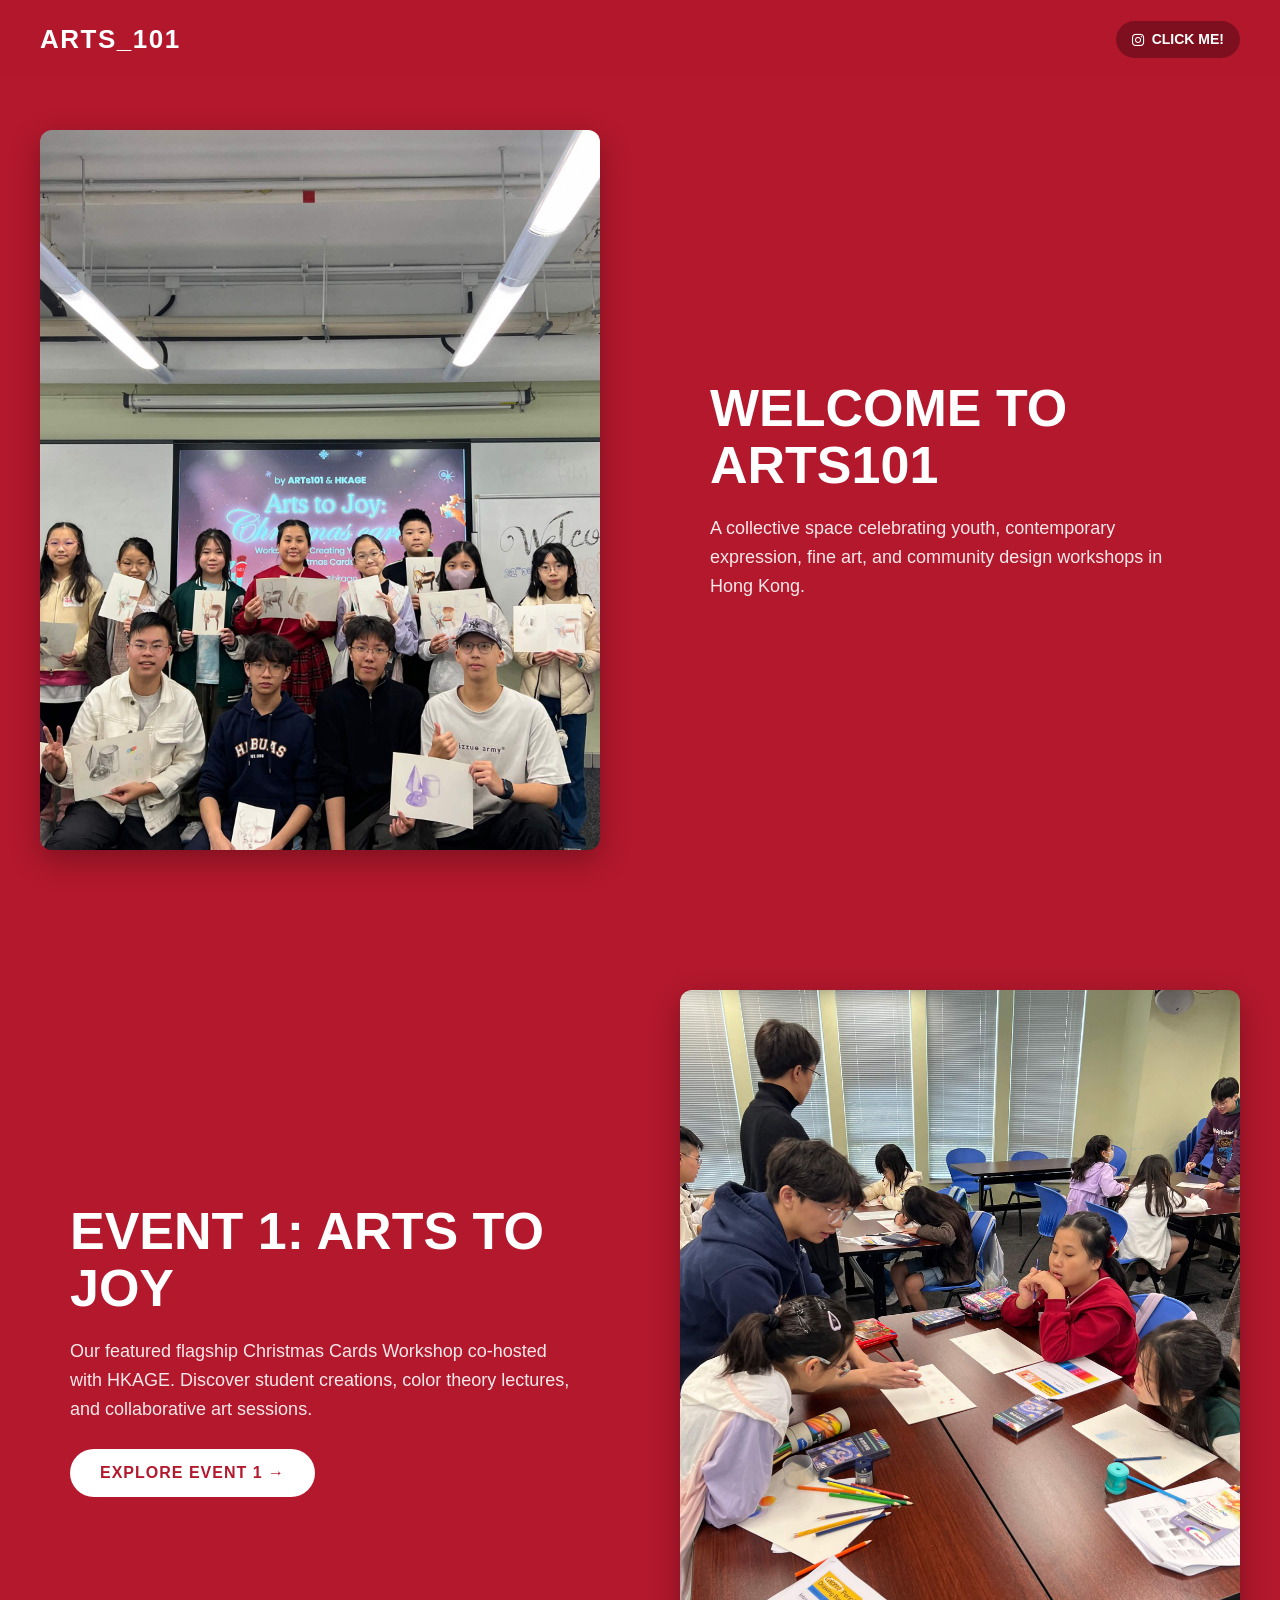
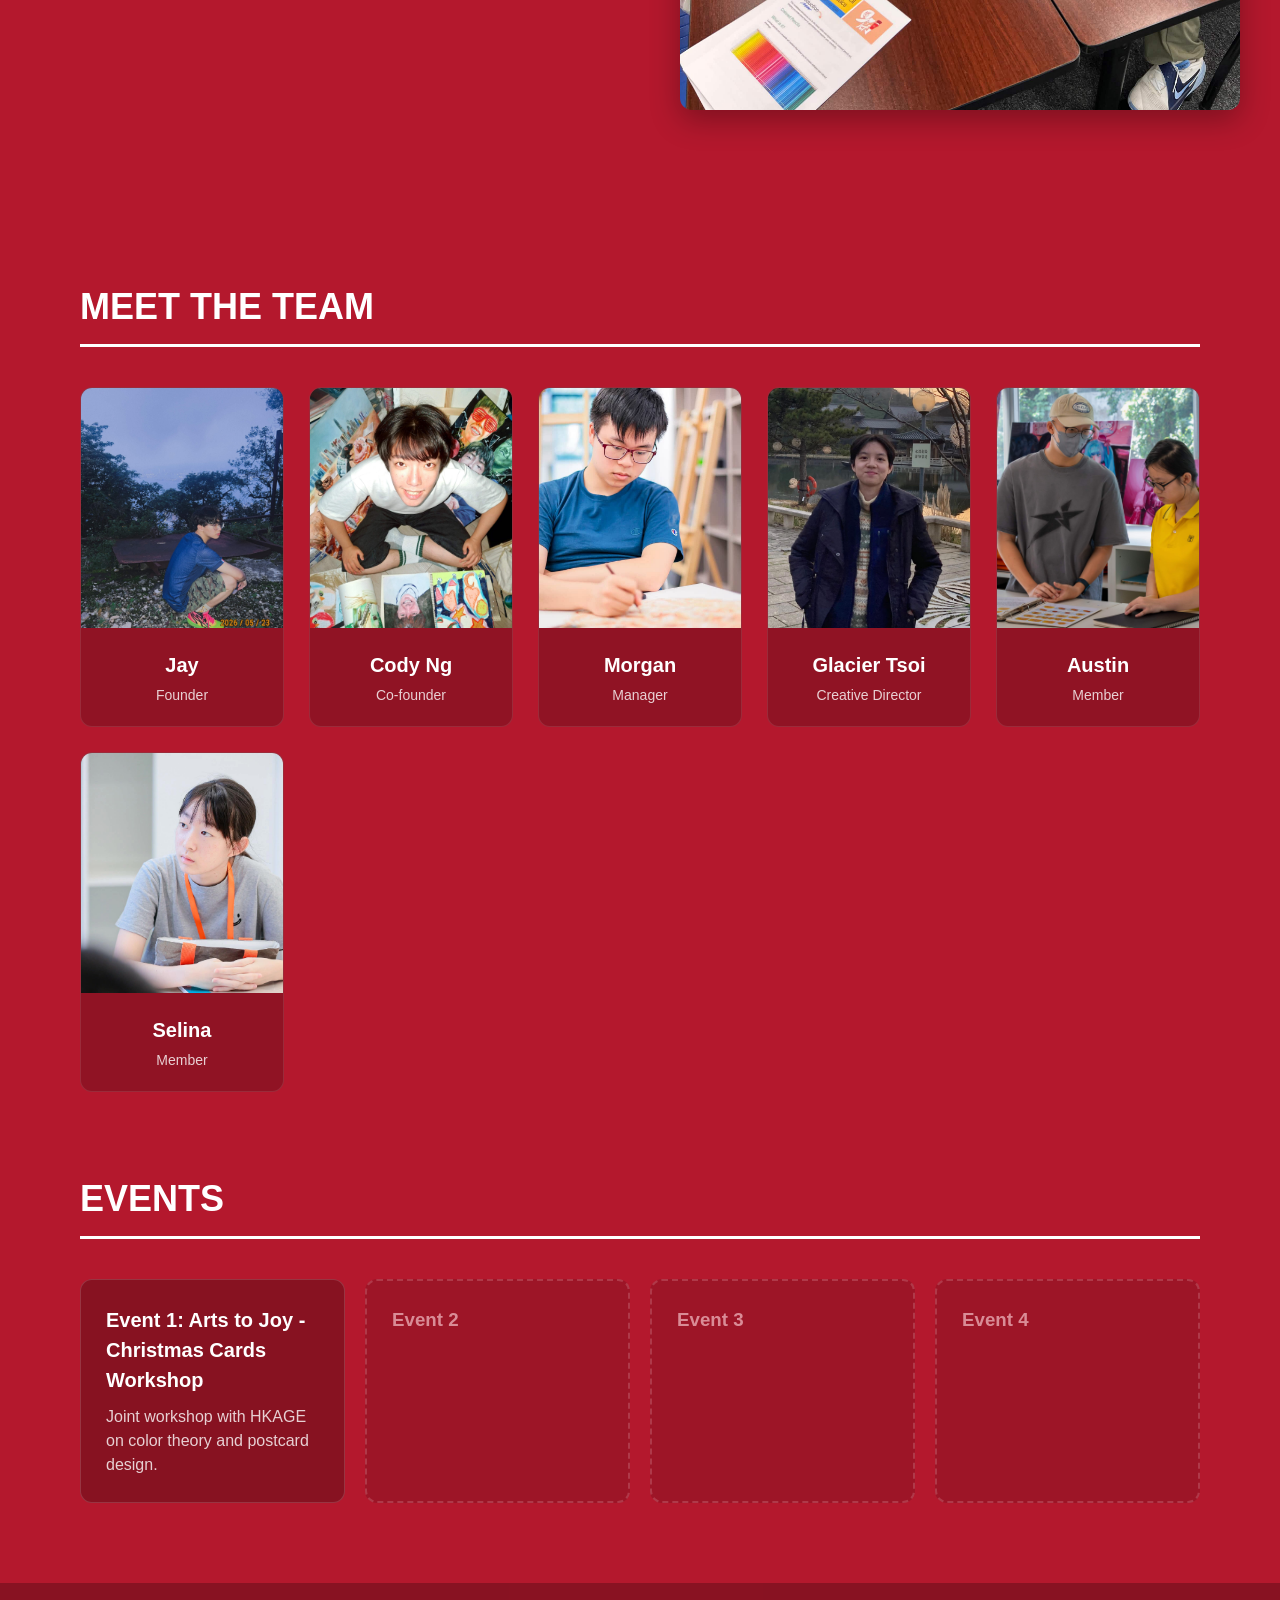
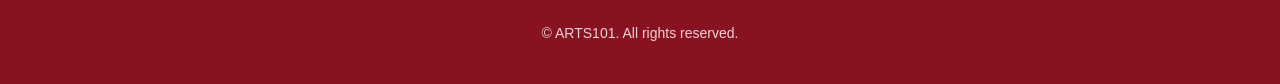
<file: index.html>
<!DOCTYPE html>
<html lang="en">
<head>
  <meta charset="UTF-8">
  <meta name="viewport" content="width=device-width, initial-scale=1.0">
  <title>ARTS101 - Home</title>
  <link rel="stylesheet" href="https://cdnjs.cloudflare.com/ajax/libs/font-awesome/6.4.0/css/all.min.css">
  
  <style>
    * { box-sizing: border-box; margin: 0; padding: 0; }
    body { font-family: 'Helvetica Neue', Arial, sans-serif; background-color: #B4182D; color: #fff; overflow-x: hidden; line-height: 1.5; }

    /* STICKY TOP NAVIGATION */
    header { position: fixed; top: 0; left: 0; width: 100%; display: flex; justify-content: space-between; align-items: center; padding: 20px 40px; z-index: 100; background: rgba(180, 24, 45, 0.95); backdrop-filter: blur(8px); }
    
    /* Fixed Brand Logo: Clean & Fully Visible */
    .brand-logo { font-size: 26px; font-weight: 900; letter-spacing: 1.5px; text-decoration: none; text-transform: uppercase; color: #ffffff; }

    /* Instagram Top-Right Button */
    .insta-link { display: flex; align-items: center; gap: 8px; color: #fff; text-decoration: none; font-weight: 700; font-size: 14px; text-transform: uppercase; background: rgba(0,0,0,0.3); padding: 8px 16px; border-radius: 20px; transition: all 0.3s ease; }
    .insta-link:hover { background: #fff; color: #B4182D; }

    /* HERO SPLIT SECTION 1 (Image Left, Red Right) */
    .hero-split, .hero-split-reverse { display: flex; min-height: 100vh; width: 100vw; }
    .hero-split { padding-top: 80px; }
    .split-left, .split-right { flex: 1; display: flex; flex-direction: column; justify-content: center; align-items: center; padding: 40px; }

    .split-image { background: url('event1_arts101.jpg') center/cover no-repeat; width: 100%; height: 80vh; border-radius: 12px; box-shadow: 0 10px 30px rgba(0,0,0,0.3); min-height: 350px; }
    .split-image-2 { background: url('event2_arts101.jpg') center/cover no-repeat; width: 100%; height: 80vh; border-radius: 12px; box-shadow: 0 10px 30px rgba(0,0,0,0.3); min-height: 350px; }

    .hero-text { text-align: left; max-width: 500px; }
    .hero-text h1 { font-size: 52px; line-height: 1.1; margin-bottom: 20px; text-transform: uppercase; font-weight: 900; }
    .hero-text p { font-size: 18px; opacity: 0.9; line-height: 1.6; }

    .btn-event { display: inline-block; margin-top: 25px; padding: 12px 30px; background: #fff; color: #B4182D; text-decoration: none; font-weight: 800; border-radius: 30px; text-transform: uppercase; letter-spacing: 1px; transition: transform 0.2s ease; }
    .btn-event:hover { transform: scale(1.05); }

    /* CONTENT CONTAINERS */
    .section-container { max-width: 1200px; margin: 80px auto; padding: 0 40px; }
    .section-title { font-size: 36px; text-transform: uppercase; margin-bottom: 40px; border-bottom: 3px solid #fff; padding-bottom: 10px; font-weight: 900; }

    /* TEAM CARDS GRID */
    .team-grid { display: grid; grid-template-columns: repeat(auto-fit, minmax(200px, 1fr)); gap: 25px; }
    .team-card { background: rgba(0, 0, 0, 0.2); border-radius: 12px; overflow: hidden; text-align: center; text-decoration: none; color: #fff; transition: transform 0.3s ease; padding-bottom: 20px; border: 1px solid rgba(255,255,255,0.1); }
    .team-card:hover { transform: translateY(-8px); background: rgba(0, 0, 0, 0.4); }
    .team-card img { width: 100%; height: 240px; object-fit: cover; }
    .team-card h3 { margin: 15px 0 5px; font-size: 20px; }
    .team-card p { opacity: 0.8; font-size: 14px; }

    /* EVENTS GRID */
    .events-grid { display: grid; grid-template-columns: repeat(auto-fit, minmax(250px, 1fr)); gap: 20px; }
    .event-card { background: rgba(0, 0, 0, 0.25); padding: 25px; border-radius: 12px; border: 1px solid rgba(255,255,255,0.15); }
    .event-card a { color: #fff; text-decoration: none; font-size: 20px; font-weight: bold; }
    .event-card.upcoming { opacity: 0.5; border: 2px dashed rgba(255,255,255,0.3); }

    footer { text-align: center; padding: 40px; background: rgba(0, 0, 0, 0.3); opacity: 0.8; font-size: 14px; }

    @media (max-width: 768px) {
      .hero-split, .hero-split-reverse { flex-direction: column; }
      .hero-split-reverse { flex-direction: column-reverse; }
    }
  </style>
</head>
<body>

  <!-- STICKY NAVBAR -->
  <header>
    <a href="index.html" class="brand-logo">Arts_101</a>
    <a href="https://www.instagram.com/arts101hk?utm_source=ig_web_button_share_sheet&igsh=ZDNlZDc0MzIxNw==" target="_blank" class="insta-link">
      <i class="fa-brands fa-instagram"></i> click me!
    </a>
  </header>

  <!-- SECTION 1: EVENT IMAGE LEFT, WELCOME TEXT RIGHT -->
  <section class="hero-split">
    <div class="split-left">
      <div class="split-image"></div>
    </div>
    <div class="split-right">
      <div class="hero-text">
        <h1>Welcome to ARTS101</h1>
        <p>A collective space celebrating youth, contemporary expression, fine art, and community design workshops in Hong Kong.</p>
      </div>
    </div>
  </section>

  <!-- SECTION 2: EVENT 1 TEXT LEFT, EVENT IMAGE RIGHT -->
  <section class="hero-split-reverse">
    <div class="split-left">
      <div class="hero-text">
        <h1>Event 1: Arts to Joy</h1>
        <p>Our featured flagship Christmas Cards Workshop co-hosted with HKAGE. Discover student creations, color theory lectures, and collaborative art sessions.</p>
        <a href="event1.html" class="btn-event">Explore Event 1 &rarr;</a>
      </div>
    </div>
    <div class="split-right">
      <div class="split-image-2"></div>
    </div>
  </section>

  <!-- MEET THE TEAM SECTION (Clicking any member opens their artwork gallery) -->
  <section class="section-container" id="team">
    <h2 class="section-title">Meet the Team</h2>
    <div class="team-grid">
      <a href="profile-jay.html" class="team-card"><img src="Jay_profile.jpg" alt="Jay"><h3>Jay</h3><p>Founder</p></a>
      <a href="profile-cody.html" class="team-card"><img src="Cody_profile.jpg" alt="Cody Ng"><h3>Cody Ng</h3><p>Co-founder</p></a>
      <a href="profile-morgan.html" class="team-card"><img src="Morgan_profile.jpg" alt="Morgan"><h3>Morgan</h3><p>Manager</p></a>
      <a href="profile-glacier.html" class="team-card"><img src="Glacier_profile.jpg" alt="Glacier Tsoi"><h3>Glacier Tsoi</h3><p>Creative Director</p></a>
      <a href="profile-austin.html" class="team-card"><img src="Austin_profile.jpg" alt="Austin"><h3>Austin</h3><p>Member</p></a>
      <a href="profile-selina.html" class="team-card"><img src="Selina_profile.jpg" alt="Selina"><h3>Selina</h3><p>Member</p></a>
    </div>
  </section>

  <!-- EVENTS SECTION -->
  <section class="section-container" id="events">
    <h2 class="section-title">Events</h2>
    <div class="events-grid">
      <div class="event-card">
        <a href="event1.html">Event 1: Arts to Joy - Christmas Cards Workshop</a>
        <p style="margin-top: 10px; opacity:0.8;">Joint workshop with HKAGE on color theory and postcard design.</p>
      </div>
      <div class="event-card upcoming"><h3>Event 2</h3></div>
      <div class="event-card upcoming"><h3>Event 3</h3></div>
      <div class="event-card upcoming"><h3>Event 4</h3></div>
    </div>
  </section>

  <footer>
    <p>&copy; ARTS101. All rights reserved.</p>
  </footer>

</body>
</html>
</file>
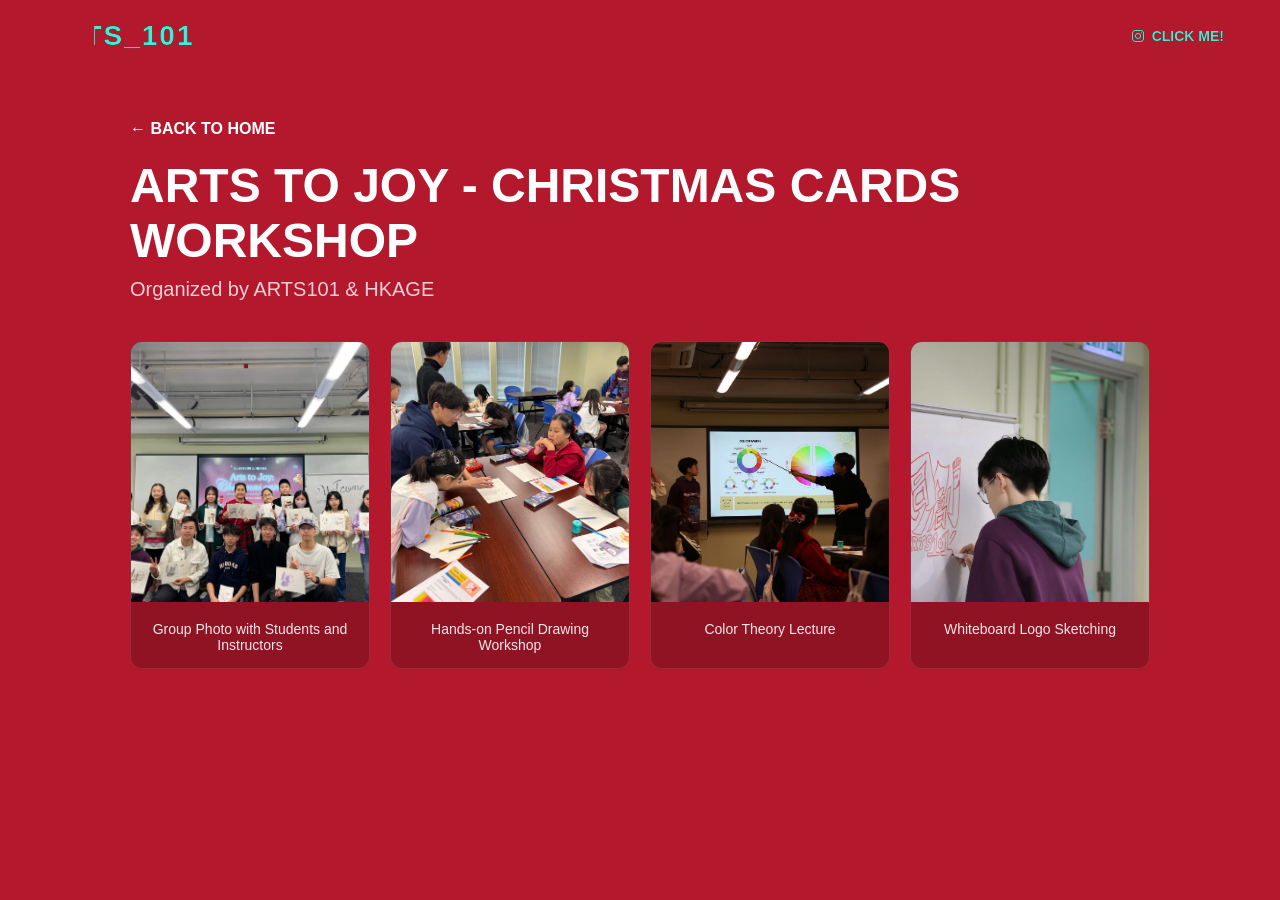
<file: event1.html>
<!DOCTYPE html>
<html lang="en">
<head>
  <meta charset="UTF-8">
  <meta name="viewport" content="width=device-width, initial-scale=1.0">
  <title>Event 1 - ARTS101</title>
  <link rel="stylesheet" href="https://cdnjs.cloudflare.com/ajax/libs/font-awesome/6.4.0/css/all.min.css">
  <style>
    * { box-sizing: border-box; margin: 0; padding: 0; }
    body { font-family: 'Helvetica Neue', Arial, sans-serif; background-color: #B4182D; color: #fff; }

    header { position: fixed; top: 0; left: 0; width: 100%; display: flex; justify-content: space-between; align-items: center; padding: 20px 40px; z-index: 100; mix-blend-mode: difference; }
    .brand-logo { position: relative; font-size: 28px; font-weight: 900; letter-spacing: 2px; text-decoration: none; text-transform: uppercase; }
    .brand-logo .base-text { color: #000; }
    .brand-logo .overlay-text { position: absolute; top: 0; left: 0; color: #fff; clip-path: inset(0 0 0 35%); }

    .insta-link { display: flex; align-items: center; gap: 8px; color: #fff; text-decoration: none; font-weight: 700; font-size: 14px; text-transform: uppercase; background: rgba(0,0,0,0.3); padding: 8px 16px; border-radius: 20px; transition: background 0.3s; }
    .insta-link:hover { background: #fff; color: #B4182D; }

    .container { max-width: 1100px; margin: 120px auto 60px; padding: 0 40px; }
    .back-btn { display: inline-block; color: #fff; text-decoration: none; font-weight: bold; margin-bottom: 20px; text-transform: uppercase; }
    h1 { font-size: 48px; font-weight: 900; margin-bottom: 10px; text-transform: uppercase; }
    p.subtitle { font-size: 20px; opacity: 0.8; margin-bottom: 40px; }

    .event-photos { display: grid; grid-template-columns: repeat(auto-fit, minmax(240px, 1fr)); gap: 20px; }
    .photo-card { background: rgba(0,0,0,0.2); border-radius: 12px; overflow: hidden; border: 1px solid rgba(255,255,255,0.1); }
    .photo-card img { width: 100%; height: 260px; object-fit: cover; }
    .photo-card p { padding: 15px; text-align: center; font-size: 14px; opacity: 0.9; }
  </style>
</head>
<body>

  <header>
    <a href="index.html" class="brand-logo">
      <span class="base-text">Arts_101</span>
      <span class="overlay-text">Arts_101</span>
    </a>
    <a href="https://www.instagram.com/arts101hk?utm_source=ig_web_button_share_sheet&igsh=ZDNlZDc0MzIxNw==" target="_blank" class="insta-link">
      <i class="fa-brands fa-instagram"></i> click me!
    </a>
  </header>

  <div class="container">
    <a href="index.html" class="back-btn">&larr; Back to Home</a>
    <h1>Arts to Joy - Christmas Cards Workshop</h1>
    <p class="subtitle">Organized by ARTS101 & HKAGE</p>

    <div class="event-photos">
      <div class="photo-card"><img src="event1_arts101.jpg" alt="Event 1"><p>Group Photo with Students and Instructors</p></div>
      <div class="photo-card"><img src="event2_arts101.jpg" alt="Event 2"><p>Hands-on Pencil Drawing Workshop</p></div>
      <div class="photo-card"><img src="event3_arts101.jpg" alt="Event 3"><p>Color Theory Lecture</p></div>
      <div class="photo-card"><img src="event4_arts101.jpg" alt="Event 4"><p>Whiteboard Logo Sketching</p></div>
    </div>
  </div>

</body>
</html>
</file>
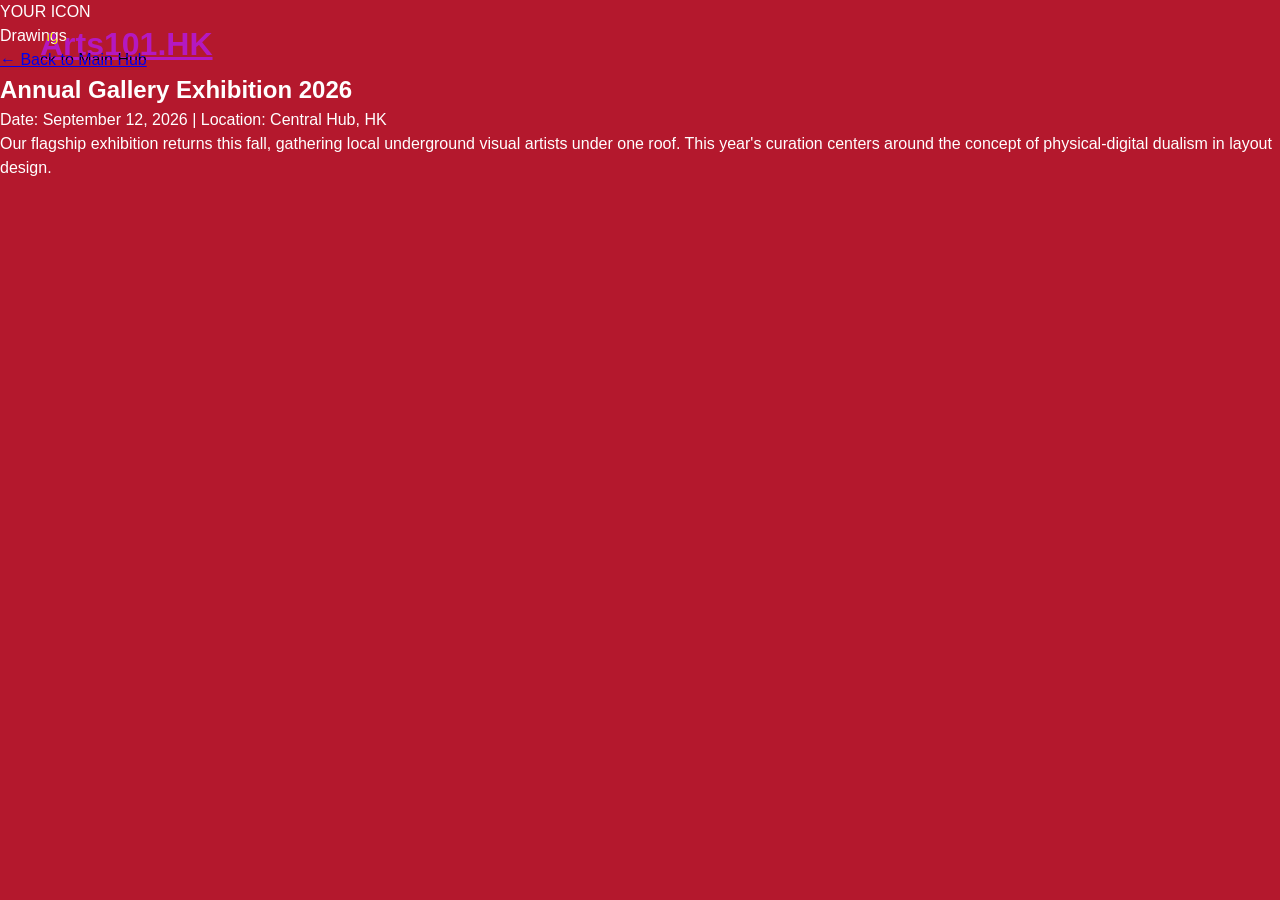
<file: event2.html>
<!DOCTYPE html>
<html lang="en">
<head>
    <meta charset="UTF-8">
    <meta name="viewport" content="width=device-width, initial-scale=1.0">
    <title>Exhibition - Arts101.HK</title>
    <link href="https://fonts.googleapis.com/css2?family=Inter:wght@400;600;800&display=swap" rel="stylesheet">
    <link rel="stylesheet" href="style.css">
</head>
<body>

    <div class="container">
        <aside class="sidebar">
            <div class="personal-icon-box"><span class="placeholder-text">YOUR ICON</span></div>
            <div class="card art-scroller-box">
                <div class="sidebar-title">Drawings</div>
                <div class="art-track-container"><div class="art-track" id="artTrack"></div></div>
            </div>
        </aside>

        <main class="main-content">
            <header class="header-section"><h1 class="main-title"><a href="index.html">Arts101.HK</a></h1></header>
            <div class="back-btn-container"><a href="index.html" class="back-link">← Back to Main Hub</a></div>

            <section class="card">
                <h2 class="detail-title">Annual Gallery Exhibition 2026</h2>
                <div class="detail-meta">Date: September 12, 2026 | Location: Central Hub, HK</div>
                <div class="detail-body">
                    <p>Our flagship exhibition returns this fall, gathering local underground visual artists under one roof. This year's curation centers around the concept of physical-digital dualism in layout design.</p>
                </div>
            </section>
        </main>
    </div>
    <script src="script.js"></script>
</body>
</html>
</file>
<file: style.css>
/* ==========================================================================
   GLOBAL & RESET STYLES
   ========================================================================== */
   * {
    box-sizing: border-box;
    margin: 0;
    padding: 0;
  }
  
  body {
    font-family: 'Helvetica Neue', Arial, sans-serif;
    background-color: #B4182D; /* Brand Red Background */
    color: #ffffff;
    overflow-x: hidden;
    line-height: 1.5;
  }
  
  /* ==========================================================================
     STICKY NAVBAR (Active across all pages)
     ========================================================================== */
  header {
    position: fixed;
    top: 0;
    left: 0;
    width: 100%;
    display: flex;
    justify-content: space-between;
    align-items: center;
    padding: 20px 40px;
    z-index: 100;
    mix-blend-mode: difference;
  }
  
  /* Brand Logo: Black text under white overlay */
  .brand-logo {
    position: relative;
    font-size: 28px;
    font-weight: 900;
    letter-spacing: 2px;
    text-decoration: none;
    text-transform: uppercase;
    display: inline-block;
  }
  
  .brand-logo .base-text {
    color: #000000;
  }
  
  .brand-logo .overlay-text {
    position: absolute;
    top: 0;
    left: 0;
    color: #ffffff;
    clip-path: inset(0 0 0 35%);
  }
  
  /* Instagram Floating Link */
  .insta-link {
    display: flex;
    align-items: center;
    gap: 8px;
    color: #ffffff;
    text-decoration: none;
    font-weight: 700;
    font-size: 14px;
    text-transform: uppercase;
    background: rgba(0, 0, 0, 0.3);
    padding: 8px 16px;
    border-radius: 20px;
    transition: all 0.3s ease;
  }
  
  .insta-link:hover {
    background: #ffffff;
    color: #B4182D;
  }
  
  /* ==========================================================================
     HERO / SPLIT LAYOUT SECTIONS (index.html)
     ========================================================================== */
  .hero-split,
  .hero-split-reverse {
    display: flex;
    min-height: 100vh;
    width: 100vw;
  }
  
  .hero-split {
    padding-top: 80px;
  }
  
  .split-left,
  .split-right {
    flex: 1;
    display: flex;
    flex-direction: column;
    justify-content: center;
    align-items: center;
    padding: 40px;
  }
  
  /* Event Images inside Split Containers */
  .split-image {
    background: url('event1_arts101.jpg') center/cover no-repeat;
    width: 100%;
    height: 100%;
    border-radius: 12px;
    box-shadow: 0 10px 30px rgba(0, 0, 0, 0.3);
  }
  
  .split-image-2 {
    background: url('event2_arts101.jpg') center/cover no-repeat;
    width: 100%;
    height: 100%;
    border-radius: 12px;
    box-shadow: 0 10px 30px rgba(0, 0, 0, 0.3);
  }
  
  .hero-text {
    text-align: left;
    max-width: 500px;
  }
  
  .hero-text h1 {
    font-size: 56px;
    line-height: 1.1;
    margin-bottom: 20px;
    text-transform: uppercase;
    font-weight: 900;
  }
  
  .hero-text p {
    font-size: 18px;
    opacity: 0.9;
    line-height: 1.6;
  }
  
  .btn-event {
    display: inline-block;
    margin-top: 25px;
    padding: 12px 30px;
    background: #ffffff;
    color: #B4182D;
    text-decoration: none;
    font-weight: 800;
    border-radius: 30px;
    text-transform: uppercase;
    letter-spacing: 1px;
    transition: transform 0.2s ease, background-color 0.2s ease;
  }
  
  .btn-event:hover {
    transform: scale(1.05);
    background-color: #f0f0f0;
  }
  
  /* ==========================================================================
     CONTENT CONTAINERS & SECTIONS
     ========================================================================== */
  .section-container {
    max-width: 1200px;
    margin: 80px auto;
    padding: 0 40px;
  }
  
  .section-title {
    font-size: 36px;
    text-transform: uppercase;
    margin-bottom: 40px;
    border-bottom: 3px solid #ffffff;
    padding-bottom: 10px;
    font-weight: 900;
  }
  
  /* Team Grid Layout */
  .team-grid {
    display: grid;
    grid-template-columns: repeat(auto-fit, minmax(200px, 1fr));
    gap: 25px;
  }
  
  .team-card {
    background: rgba(0, 0, 0, 0.2);
    border-radius: 12px;
    overflow: hidden;
    text-align: center;
    text-decoration: none;
    color: #ffffff;
    transition: transform 0.3s ease, background 0.3s ease;
    padding-bottom: 20px;
    border: 1px solid rgba(255, 255, 255, 0.1);
  }
  
  .team-card:hover {
    transform: translateY(-8px);
    background: rgba(0, 0, 0, 0.4);
  }
  
  .team-card img {
    width: 100%;
    height: 240px;
    object-fit: cover;
  }
  
  .team-card h3 {
    margin: 15px 0 5px;
    font-size: 20px;
  }
  
  .team-card p {
    opacity: 0.8;
    font-size: 14px;
  }
  
  /* Artwork Gallery Grid */
  .artist-section {
    margin-bottom: 50px;
  }
  
  .artist-section h3 {
    font-size: 24px;
    margin-bottom: 20px;
    border-left: 4px solid #ffffff;
    padding-left: 12px;
  }
  
  .gallery-grid {
    display: grid;
    grid-template-columns: repeat(auto-fill, minmax(200px, 1fr));
    gap: 15px;
  }
  
  .gallery-grid img {
    width: 100%;
    height: 200px;
    object-fit: cover;
    border-radius: 8px;
    transition: transform 0.3s ease;
    cursor: pointer;
  }
  
  .gallery-grid img:hover {
    transform: scale(1.03);
  }
  
  /* Events Section */
  .events-grid {
    display: grid;
    grid-template-columns: repeat(auto-fit, minmax(250px, 1fr));
    gap: 20px;
  }
  
  .event-card {
    background: rgba(0, 0, 0, 0.25);
    padding: 25px;
    border-radius: 12px;
    border: 1px solid rgba(255, 255, 255, 0.15);
  }
  
  .event-card a {
    color: #ffffff;
    text-decoration: none;
    font-size: 20px;
    font-weight: bold;
  }
  
  .event-card.upcoming {
    opacity: 0.5;
    border: 2px dashed rgba(255, 255, 255, 0.3);
  }
  
  /* ==========================================================================
     PROFILE PAGE HEADER HERO & GALLERY OVERRIDES
     ========================================================================== */
  .profile-hero {
    height: 400px;
    background-position: center;
    background-size: cover;
    background-repeat: no-repeat;
  }
  
  .profile-content {
    max-width: 900px;
    margin: -100px auto 60px;
    padding: 0 30px;
    text-align: center;
  }
  
  .avatar {
    width: 160px;
    height: 160px;
    border-radius: 50%;
    object-fit: cover;
    border: 5px solid #B4182D;
    box-shadow: 0 8px 20px rgba(0, 0, 0, 0.4);
  }
  
  footer {
    text-align: center;
    padding: 40px;
    background: rgba(0, 0, 0, 0.3);
    opacity: 0.8;
    font-size: 14px;
  }
  
  /* ==========================================================================
     RESPONSIVE DESIGN (Mobile / Tablet)
     ========================================================================== */
  @media (max-width: 768px) {
    header {
      padding: 15px 20px;
    }
    
    .brand-logo {
      font-size: 20px;
    }
  
    .hero-split,
    .hero-split-reverse {
      flex-direction: column;
      min-height: auto;
    }
  
    .hero-split-reverse {
      flex-direction: column-reverse; /* Keeps image above or below consistently on mobile */
    }
  
    .split-left,
    .split-right {
      height: auto;
      min-height: 350px;
      padding: 20px;
    }
  
    .hero-text h1 {
      font-size: 36px;
    }
  }
</file>
